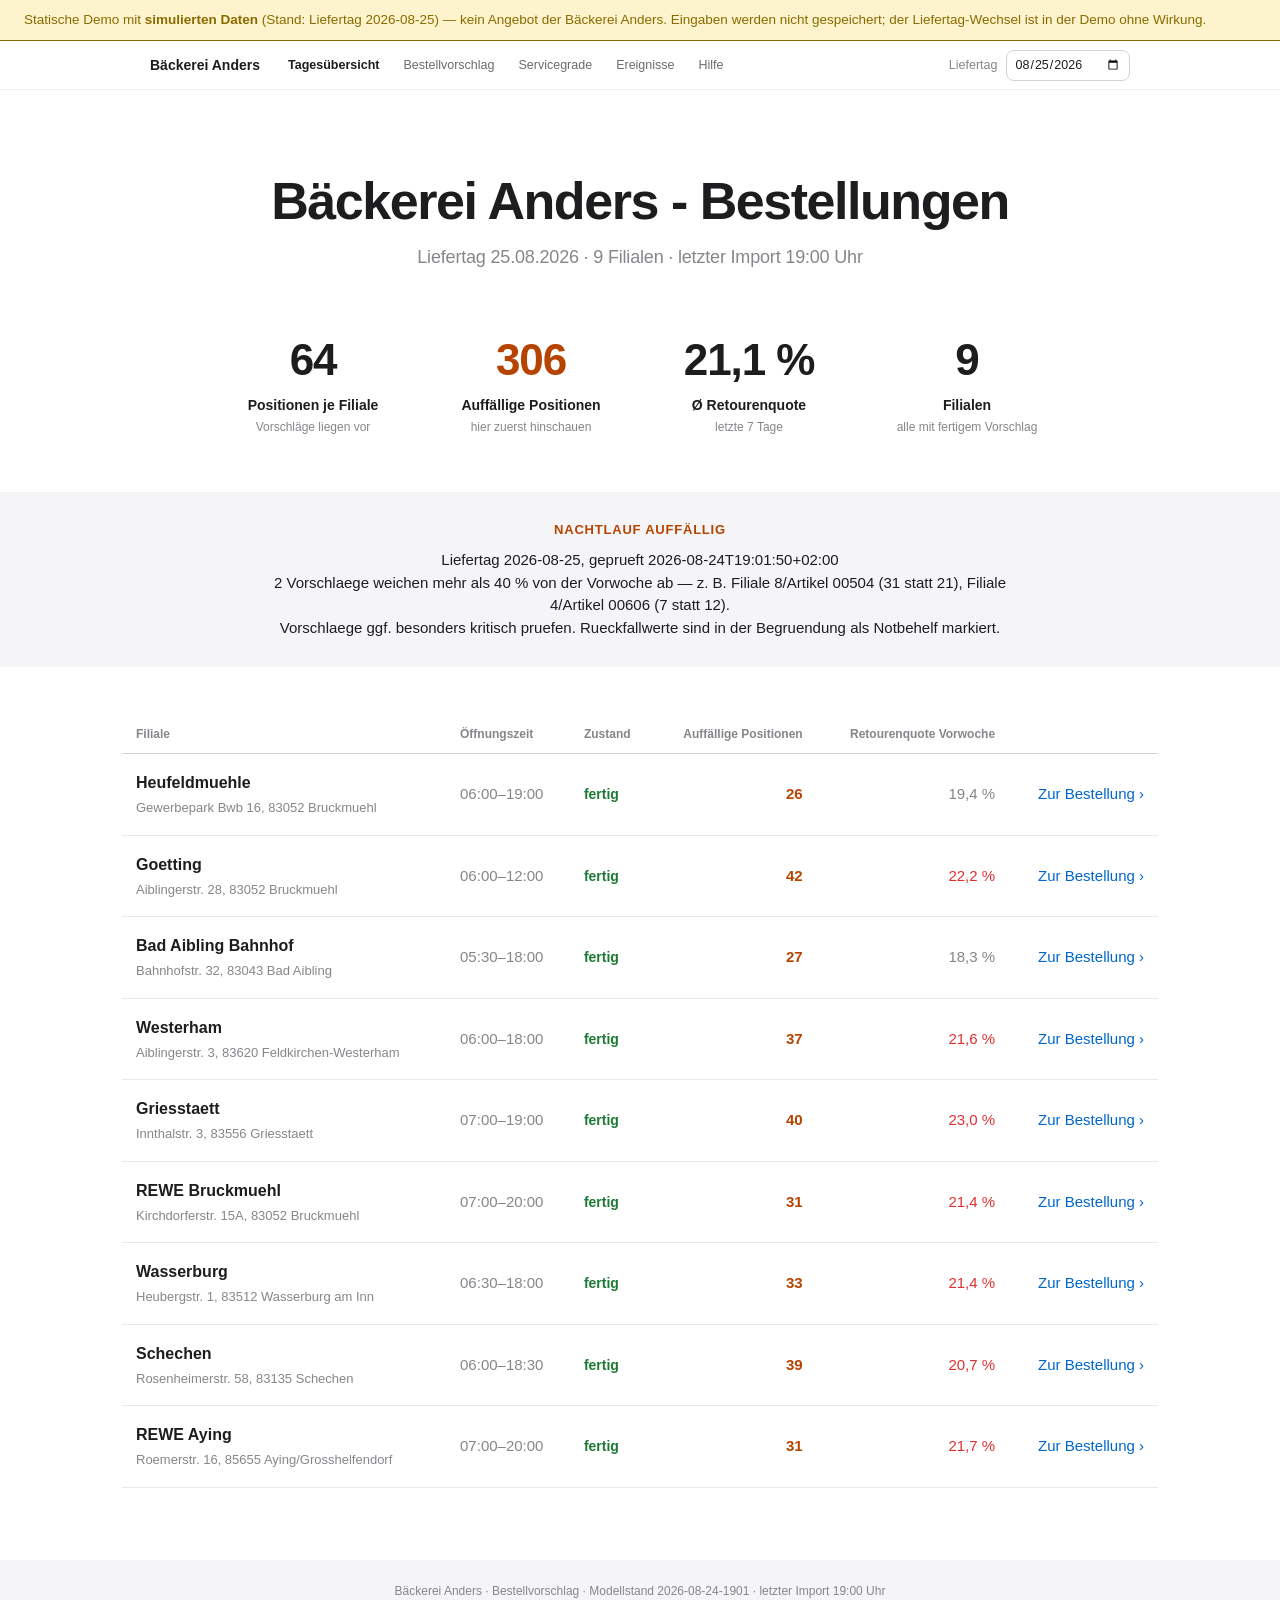
<file: docs/index.html>
<!DOCTYPE html>
<html lang="de">
<head>
  <meta charset="utf-8">
  <meta name="viewport" content="width=device-width, initial-scale=1">
  <title>Bäckerei Anders — Bestellvorschlag</title>
  <link rel="stylesheet" href="stil.css">
</head>
<body>
  <div style="background:#fdf3cc;border-bottom:1px solid #8a6a00;color:#8a6a00;
    padding:10px 24px;font-size:0.9rem;">
    Statische Demo mit <strong>simulierten Daten</strong> (Stand: Liefertag
    2026-08-25) — kein Angebot der B&auml;ckerei Anders. Eingaben werden
    nicht gespeichert; der Liefertag-Wechsel ist in der Demo ohne Wirkung.
  </div>

  <header>
    <div class="nav-inhalt">
      <div class="marke-kopf">Bäckerei Anders</div>
      <nav>
        <button data-ansicht="uebersicht" class="aktiv">Tagesübersicht</button>
        <button data-ansicht="bestellung">Bestellvorschlag</button>
        <button data-ansicht="servicegrade">Servicegrade</button>
        <button data-ansicht="ereignisse">Ereignisse</button>
        <button data-ansicht="hilfe">Hilfe</button>
      </nav>
      <div id="kopf-rechts">
        <label for="liefertag">Liefertag</label>
        <input type="date" id="liefertag">
      </div>
    </div>
  </header>

  <main>
    <section id="ansicht-uebersicht" class="ansicht">
      <div class="hero">
        <h1>Bäckerei Anders - Bestellungen</h1>
        <p class="subline" id="uebersicht-subline"></p>
      </div>
      <div class="statreihe" id="statreihe"></div>
      <div class="warnband" id="warnung-kasten" hidden>
        <div class="inhalt">
          <div class="titel">Nachtlauf auffällig</div>
          <div class="text" id="warnung-text"></div>
        </div>
      </div>
      <div class="tabellenbereich">
        <div class="tabellen-scroll">
          <table id="uebersicht-tabelle">
            <thead>
              <tr>
                <th title="Verkaufsstelle mit Anschrift">Filiale</th>
                <th title="Öffnungszeit der Filiale am gewählten Liefertag">Öffnungszeit</th>
                <th title="fertig = Vorschläge liegen vor · bestellt = Bestellung bestätigt · kein Vorschlag = Nachtlauf prüfen · geschlossen = Filiale hat zu">Zustand</th>
                <th class="zahl" title="Artikel mit starker Abweichung zur Vorwoche, erkanntem Ausverkauf oder hoher Retoure — hier zuerst hinschauen">Auffällige Positionen</th>
                <th class="zahl" title="Zurückgegangene Ware der letzten 7 Tage in Prozent der gelieferten Menge">Retourenquote Vorwoche</th>
                <th></th>
              </tr>
            </thead>
            <tbody></tbody>
          </table>
        </div>
      </div>
    </section>

    <section id="ansicht-bestellung" class="ansicht" hidden>
      <div class="hero">
        <h1 id="bestellung-titel"></h1>
        <p class="subline" id="bestellung-subline"></p>
      </div>
      <div class="chipzeile" id="bestellung-filialwahl"></div>
      <div class="tabellenbereich">
        <div class="filterzeile" id="bestellung-filter"></div>
        <div class="tabellen-scroll">
          <table id="bestellung-tabelle">
            <thead>
              <tr>
                <th title="Artikel mit Nummer; darunter die Begründung des Vorschlags bzw. die Warengruppe">Artikel</th>
                <th class="zahl" title="Vom System errechnete Bestellmenge, gewählt nach dem eingestellten Servicegrad">Vorschlag</th>
                <th class="zahl" title="Vergleichswert: Menge mit dem besten Verhältnis aus entgangenem Verkauf und Retourekosten. Nur zur Orientierung.">Wirtschaftl. Menge</th>
                <th class="zahl" title="Geliefert am gleichen Wochentag vor einer Woche">Vorwoche geliefert</th>
                <th class="zahl" title="Zurückgegangen am gleichen Wochentag vor einer Woche">Vorwoche Retoure</th>
                <th class="zahl" title="Vorbelegt mit dem Vorschlag — hier eintragen, was tatsächlich bestellt wird">Bestellmenge</th>
              </tr>
            </thead>
            <tbody></tbody>
          </table>
        </div>
        <div class="fussleiste">
          <span id="bestellung-hinweis">Vorschlag prüfen, Mengen ggf. anpassen, in die
            Warenwirtschaft übertragen — dann bestätigen. Es wird nie automatisch bestellt.</span>
          <button id="bestellung-uebernehmen" class="haupt">Bestellung übernommen</button>
        </div>
      </div>
    </section>

    <section id="ansicht-servicegrade" class="ansicht" hidden>
      <div class="hero">
        <h1>Servicegrade einstellen.</h1>
        <p class="subline">A = darf nicht ausgehen · B = darf am späten Nachmittag ausgehen ·
          C = darf mittags weg sein. Die Mengenspalte zeigt sofort, was die Wahl bedeutet.</p>
      </div>
      <div class="chipzeile" id="servicegrade-filialwahl"></div>
      <div class="tabellenbereich schmal">
        <div class="tabellen-scroll">
          <table id="servicegrade-tabelle">
            <thead>
              <tr>
                <th>Artikel</th>
                <th title="A = 95 % Sicherheit · B = 80 % · C = 60 %">Servicegrad</th>
                <th class="zahl" title="Menge, die das System bei dieser Klasse vorschlagen würde — ändert sich sofort beim Umschalten">Menge bei dieser Wahl</th>
              </tr>
            </thead>
            <tbody></tbody>
          </table>
        </div>
      </div>
    </section>

    <section id="ansicht-ereignisse" class="ansicht" hidden>
      <div class="hero">
        <h1>Ereigniskalender.</h1>
        <p class="subline">Dorffest, Sperrung, Aktion — was die Nachfrage bewegt,
          gehört hier hinein und fließt in die Vorschläge ein.</p>
      </div>
      <div class="tabellenbereich schmal">
        <form id="ereignis-formular">
          <div class="feld"><label>Von</label>
            <input type="date" name="datum_von" required title="Erster Tag, an dem das Ereignis wirkt"></div>
          <div class="feld"><label>Bis</label>
            <input type="date" name="datum_bis" required title="Letzter Tag (einschließlich)"></div>
          <div class="feld"><label>Filialen</label>
            <input type="text" name="filialen" value="alle"
              title="Betroffene Filialen: alle — oder Nummern mit Komma, z. B. 3,7"></div>
          <div class="feld breit"><label>Was ist los?</label>
            <input type="text" name="bezeichnung" placeholder="z. B. Dorffest Bruckmühl" required></div>
          <div class="feld"><label>Erwartete Wirkung</label>
            <select name="wirkung">
              <option value="1.2">mehr Verkauf (+20 %)</option>
              <option value="1.5">viel mehr Verkauf (+50 %)</option>
              <option value="0.7">weniger Verkauf (−30 %)</option>
              <option value="0.5">viel weniger Verkauf (−50 %)</option>
            </select></div>
          <button type="submit" class="haupt">Eintragen</button>
        </form>
        <div class="tabellen-scroll">
          <table id="ereignis-tabelle">
            <thead>
              <tr><th>Von</th><th>Bis</th>
                <th title="alle — oder Filialnummern mit Komma">Filialen</th>
                <th>Bezeichnung</th><th>Art</th>
                <th class="zahl" title="Erwartete Auswirkung auf den Verkauf; fließt in die Vorschläge der betroffenen Tage ein">Wirkung</th></tr>
            </thead>
            <tbody></tbody>
          </table>
        </div>
      </div>
    </section>

    <section id="ansicht-hilfe" class="ansicht" hidden>
      <div class="hero">
        <h1>Was bedeutet welches Feld?</h1>
        <p class="subline">Am PC erscheinen dieselben Erklärungen, wenn man mit dem
          Mauszeiger über eine Spaltenüberschrift fährt.</p>
      </div>
      <div class="hilfe-bereich">
        <h2>Tagesübersicht</h2>
        <dl>
          <div class="definition"><dt>Zustand</dt><dd><strong>fertig</strong> = Vorschläge
            liegen vor · <strong>bestellt</strong> = Bestellung wurde bestätigt ·
            <strong>kein Vorschlag</strong> = Nachtlauf prüfen ·
            <strong>geschlossen</strong> = Filiale hat an diesem Tag zu.</dd></div>
          <div class="definition"><dt>Auffällige Positionen</dt><dd>Artikel, bei denen der
            Vorschlag stark von der Vorwoche abweicht, letzte Woche ein Ausverkauf erkannt
            wurde oder die Retoure hoch war — dort zuerst hinschauen.</dd></div>
          <div class="definition"><dt>Retourenquote Vorwoche</dt><dd>Zurückgegangene Ware
            der letzten 7 Tage in Prozent der gelieferten Menge. Werte über 20 % erscheinen
            rot.</dd></div>
        </dl>

        <h2>Bestellvorschlag</h2>
        <dl>
          <div class="definition"><dt>Vorschlag</dt><dd>Vom System errechnete Bestellmenge
            für den Liefertag, gewählt nach dem eingestellten Servicegrad. Es wird
            <strong>nie automatisch bestellt</strong> — ein Mensch überträgt die Menge in
            die Warenwirtschaft und bestätigt unten.</dd></div>
          <div class="definition"><dt>Begründung</dt><dd>Steht unter dem Artikelnamen,
            z. B. „Letzten Sonntag um 10:42 ausverkauft — deshalb mehr". Steht dort
            <strong>Notbehelf</strong>, war kein Modell verfügbar und es wurde die Menge
            der Vorwoche übernommen.</dd></div>
          <div class="definition"><dt>Wirtschaftl. Menge</dt><dd>Vergleichswert: die Menge
            mit dem besten Verhältnis aus entgangenem Verkauf und Retourekosten — je höher
            die Spanne des Artikels, desto großzügiger. Nur zur Orientierung, nie die
            Vorgabe.</dd></div>
          <div class="definition"><dt>Vorwoche geliefert / Retoure</dt><dd>Geliefert bzw.
            zurückgegangen am gleichen Wochentag vor einer Woche.</dd></div>
          <div class="definition"><dt>Bestellmenge</dt><dd>Vorbelegt mit dem Vorschlag;
            hier anpassen, was tatsächlich bestellt wird. Ein blauer Rahmen zeigt: von Hand
            geändert. „Bestellung übernommen" hält das Ergebnis fest.</dd></div>
        </dl>

        <h2>Servicegrade</h2>
        <dl>
          <div class="definition"><dt>A</dt><dd>Darf auf keinen Fall ausgehen — das System
            plant mit 95 % Sicherheit. Mehr Sicherheit heißt mehr Retoure.</dd></div>
          <div class="definition"><dt>B</dt><dd>Darf am späten Nachmittag ausgehen —
            80 %.</dd></div>
          <div class="definition"><dt>C</dt><dd>Darf mittags weg sein — 60 %. Wenig
            Retoure, dafür öfter leer.</dd></div>
          <div class="definition"><dt>Menge bei dieser Wahl</dt><dd>Zeigt sofort, welche
            Bestellmenge die gewählte Klasse für diese Filiale bedeuten würde.</dd></div>
        </dl>

        <h2>Ereignisse</h2>
        <dl>
          <div class="definition"><dt>Wirkung</dt><dd>Erwartete Auswirkung auf den Verkauf
            (z. B. Dorffest +50 %, Straßensperrung −30 %). Fließt in die Vorschläge der
            betroffenen Tage ein.</dd></div>
          <div class="definition"><dt>Filialen</dt><dd><strong>alle</strong> — oder
            Filialnummern mit Komma, z. B. <strong>3,7</strong>.</dd></div>
        </dl>
      </div>
    </section>
  </main>

  <footer id="fusszeile">Bäckerei Anders · Bestellvorschlag</footer>

  <script src="demo_shim.js"></script>
  <script src="app.js"></script>
</body>
</html>
</file>
<file: docs/stil.css>
/* Redesign nach Design-Handoff "Bestellvorschlag Redesign" (apple.com-Stil):
   weisser Grund, viel Weissraum, fast monochrom — Blau nur fuer Aktionen,
   Orange/Gruen/Rot nur als Textfarbe fuer Status. Pill-Formen, Hairlines,
   keine Karten, keine Schatten. Tokens 1:1 aus dem Handoff. */

:root {
  --ink: #1d1d1f;
  --muted: #86868b;
  --hairline: #d2d2d7;
  --zeile: #e8e8ed;
  --blue: #0071e3;
  --blue-deep: #0058b0;
  --link: #0066cc;
  --red: #de3131;
  --orange: #b64400;
  --green: #1d7a35;
  --band: #f5f5f7;
}

* { box-sizing: border-box; margin: 0; padding: 0; }

html { font-size: 15px; }

body {
  font-family: -apple-system, BlinkMacSystemFont, "SF Pro Text",
    "Helvetica Neue", "Segoe UI", sans-serif;
  -webkit-font-smoothing: antialiased;
  background: #ffffff;
  color: var(--ink);
  line-height: 1.5;
}

:focus-visible { outline: 2px solid var(--blue); outline-offset: 2px; }

a { color: var(--link); text-decoration: none; }
a:hover { text-decoration: underline; }

/* ---- Navigation (sticky, halbtransparent) --------------------------- */

header {
  position: sticky;
  top: 0;
  z-index: 5;
  background: rgba(255, 255, 255, 0.85);
  -webkit-backdrop-filter: saturate(180%) blur(20px);
  backdrop-filter: saturate(180%) blur(20px);
  border-bottom: 1px solid rgba(0, 0, 0, 0.07);
}

.nav-inhalt {
  max-width: 1024px;
  margin: 0 auto;
  height: 48px;
  display: flex;
  align-items: center;
  gap: 28px;
  padding: 0 22px;
}

.marke-kopf { font-size: 14px; font-weight: 600; color: var(--ink); white-space: nowrap; }

nav { display: flex; gap: 24px; flex: 1; }

nav button {
  border: none;
  background: none;
  font: inherit;
  font-size: 12.5px;
  color: var(--ink);
  opacity: 0.65;
  cursor: pointer;
  padding: 4px 0;
}

nav button:hover { opacity: 1; }
nav button.aktiv { opacity: 1; font-weight: 600; }

#kopf-rechts { display: flex; align-items: center; gap: 8px; }
#kopf-rechts label { font-size: 12.5px; color: var(--muted); }

#kopf-rechts input {
  font: inherit;
  font-size: 12.5px;
  color: var(--ink);
  padding: 4px 8px;
  border: 1px solid var(--hairline);
  border-radius: 8px;
  background: #ffffff;
}

/* ---- Hero je Ansicht ------------------------------------------------ */

.hero { padding: 84px 22px 0; text-align: center; }

.hero h1 {
  font-size: 52px;
  font-weight: 600;
  letter-spacing: -0.028em;
  line-height: 1.07;
  text-wrap: balance;
}

.hero .subline {
  margin: 14px auto 0;
  max-width: 640px;
  font-size: 18px;
  letter-spacing: -0.01em;
  color: var(--muted);
}

/* ---- Stat-Reihe (Tagesuebersicht) ----------------------------------- */

.statreihe {
  max-width: 900px;
  margin: 56px auto 0;
  display: grid;
  grid-template-columns: repeat(4, minmax(0, 1fr));
  gap: 16px;
  text-align: center;
  padding: 0 22px;
}

.stat .wert {
  font-size: 44px;
  font-weight: 600;
  letter-spacing: -0.025em;
  font-variant-numeric: tabular-nums;
}

.stat .wert.orange { color: var(--orange); }
.stat .label { font-size: 14px; font-weight: 600; margin-top: 2px; }
.stat .sub { font-size: 12px; color: var(--muted); margin-top: 2px; }

/* ---- Warnband ------------------------------------------------------- */

.warnband { background: var(--band); margin-top: 56px; padding: 28px 22px; }
.warnband[hidden] { display: none; }

.warnband .inhalt { max-width: 780px; margin: 0 auto; text-align: center; }

.warnband .titel {
  font-size: 13px;
  font-weight: 600;
  text-transform: uppercase;
  letter-spacing: 0.06em;
  color: var(--orange);
}

.warnband .text { margin-top: 10px; font-size: 15px; white-space: pre-line; }

/* ---- Tabellen (Hairlines, keine Karten) ----------------------------- */

.tabellenbereich { max-width: 1080px; margin: 48px auto 72px; padding: 0 22px; }
.tabellenbereich.schmal { max-width: 900px; }
.tabellen-scroll { overflow-x: auto; }

table { width: 100%; border-collapse: collapse; font-variant-numeric: tabular-nums; }

th {
  text-align: left;
  font-size: 12px;
  font-weight: 600;
  color: var(--muted);
  padding: 10px 14px;
  border-bottom: 1px solid var(--hairline);
  white-space: nowrap;
}

td {
  padding: 17px 14px;
  border-bottom: 1px solid var(--zeile);
  font-size: 15px;
  vertical-align: middle;
}

th.zahl, td.zahl { text-align: right; }

.artikelname { font-size: 16px; font-weight: 600; }
.artikelnummer { font-size: 12px; color: var(--muted); font-weight: 400; margin-left: 8px; }

.begruendung { display: block; font-size: 13px; color: var(--muted); margin-top: 3px; }
.begruendung.warn { color: var(--orange); }

.unterzeile { display: block; font-size: 13px; color: var(--muted); margin-top: 3px; }

.zustandstext { font-size: 14px; font-weight: 600; }
.zustandstext.gruen { color: var(--green); }
.zustandstext.blau { color: var(--link); }
.zustandstext.orange { color: var(--orange); }
.zustandstext.leise { color: var(--muted); font-weight: 400; }

td .warnzahl { color: var(--orange); font-weight: 600; }
td .rotzahl { color: var(--red); }
td .leise { color: var(--muted); }
td .gruen { color: var(--green); }
td .rot { color: var(--red); }

.vorschlagszahl { font-size: 17px; font-weight: 600; }

/* ---- Pills: Buttons, Chips, Segmented Control ----------------------- */

button.haupt {
  font: inherit;
  font-size: 15px;
  font-weight: 500;
  color: #ffffff;
  background: var(--blue);
  border: none;
  border-radius: 980px;
  padding: 11px 22px;
  cursor: pointer;
}

button.haupt:hover { background: var(--blue-deep); }
button.haupt:disabled { opacity: 0.45; cursor: default; }

.chipzeile {
  display: flex;
  flex-wrap: wrap;
  justify-content: center;
  gap: 8px;
  margin: 28px auto 0;
  max-width: 900px;
  padding: 0 22px;
}

.chip {
  font: inherit;
  font-size: 13px;
  padding: 7px 15px;
  border: none;
  border-radius: 980px;
  background: var(--band);
  color: var(--ink);
  cursor: pointer;
  white-space: nowrap;
}

.chip:hover { background: #e8e8ed; }
.chip.aktiv { background: #1d1d1f; color: #ffffff; font-weight: 600; }
.chip.aktiv-warn { background: var(--orange); color: #ffffff; font-weight: 600; }

.filterzeile {
  display: flex;
  flex-wrap: wrap;
  align-items: center;
  gap: 8px;
  margin-bottom: 18px;
}

.filterzeile .rechts {
  margin-left: auto;
  display: flex;
  align-items: center;
  gap: 14px;
  font-size: 13px;
  color: var(--muted);
}

.filterzeile .rechts strong { color: var(--ink); font-variant-numeric: tabular-nums; }

/* Segmented Control fuer Servicegrade */
.sg-wahl {
  display: inline-flex;
  background: var(--band);
  border-radius: 980px;
  padding: 2px;
}

.sg-wahl button {
  font: inherit;
  font-size: 13px;
  font-weight: 600;
  width: 42px;
  padding: 6px 0;
  border: none;
  border-radius: 980px;
  background: none;
  color: var(--ink);
  cursor: pointer;
}

.sg-wahl button.aktiv { background: #1d1d1f; color: #ffffff; }

/* ---- Bestellmengen-Eingabe ------------------------------------------ */

input.menge {
  font: inherit;
  font-size: 15px;
  font-variant-numeric: tabular-nums;
  width: 82px;
  text-align: right;
  padding: 8px 10px;
  border: 1px solid var(--hairline);
  border-radius: 10px;
  background: #ffffff;
}

input.menge.geaendert { border-color: var(--blue); }

/* ---- Fusszeile der Bestellansicht ----------------------------------- */

.fussleiste {
  display: flex;
  justify-content: space-between;
  align-items: center;
  gap: 20px;
  margin-top: 22px;
}

#bestellung-hinweis { font-size: 13px; color: var(--muted); }
#bestellung-hinweis .gruen { color: var(--green); font-weight: 600; }

/* ---- Ereignis-Formular ---------------------------------------------- */

#ereignis-formular {
  background: var(--band);
  border-radius: 18px;
  padding: 24px;
  display: flex;
  flex-wrap: wrap;
  align-items: flex-end;
  gap: 14px;
  margin-bottom: 28px;
}

#ereignis-formular .feld { display: flex; flex-direction: column; gap: 5px; }
#ereignis-formular .feld.breit { flex: 1; min-width: 200px; }
#ereignis-formular label { font-size: 12px; color: var(--muted); }

#ereignis-formular input, #ereignis-formular select {
  font: inherit;
  font-size: 14px;
  padding: 8px 10px;
  border: 1px solid var(--hairline);
  border-radius: 10px;
  background: #ffffff;
}

#ereignis-formular input[type="date"] { width: 150px; }
#ereignis-formular input[name="filialen"] { width: 105px; }

/* ---- Hilfe ----------------------------------------------------------- */

.hilfe-bereich { max-width: 900px; margin: 0 auto; padding: 0 22px; }
.hilfe-bereich h2 { font-size: 22px; font-weight: 600; margin: 40px 0 12px; }

.definition {
  display: grid;
  grid-template-columns: 230px 1fr;
  gap: 12px;
  padding: 12px 0;
  border-bottom: 1px solid var(--zeile);
  font-size: 14px;
}

.definition dt { font-weight: 600; }
.definition dd { color: #515154; }

/* ---- Fussbereich ----------------------------------------------------- */

footer {
  background: var(--band);
  margin-top: 72px;
  padding: 22px;
  text-align: center;
  font-size: 12px;
  color: var(--muted);
}

.leer { color: var(--muted); padding: 32px; text-align: center; }
</file>
